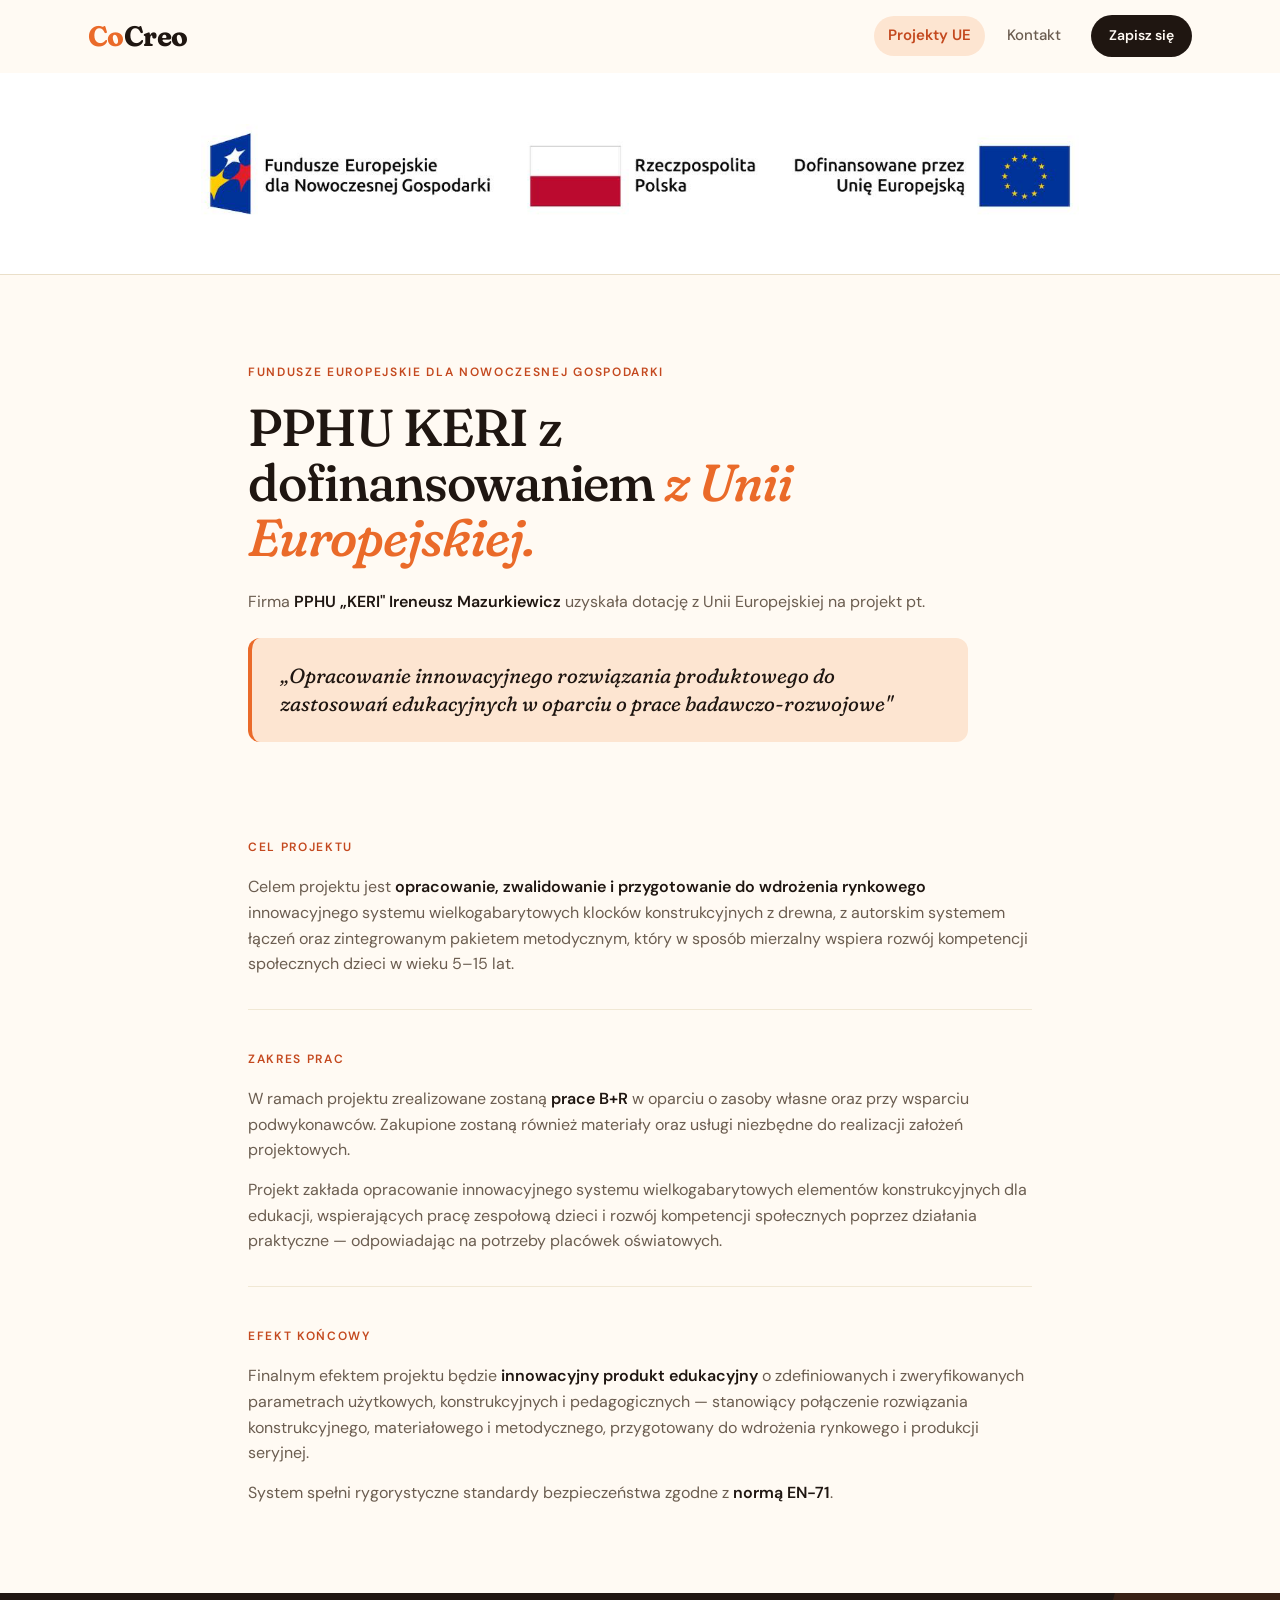
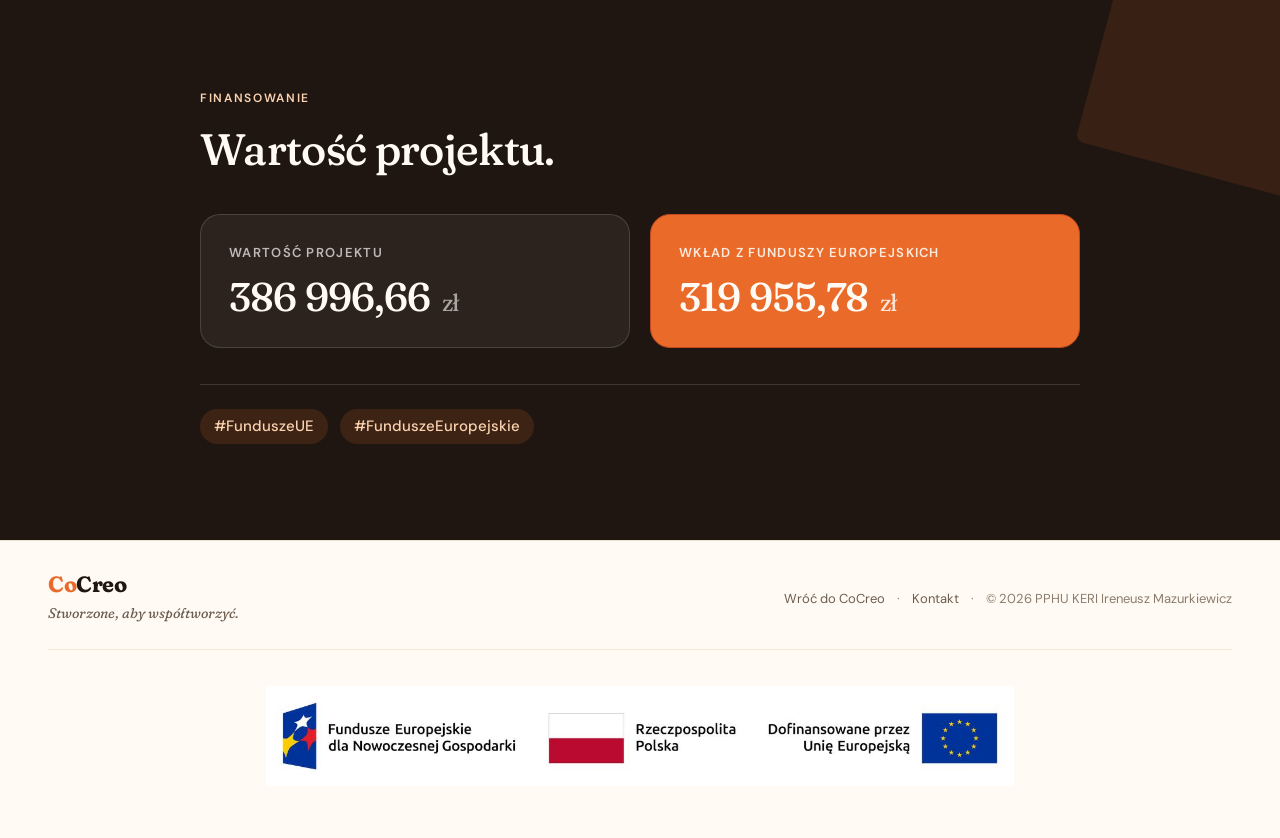
<file: projekty-ue.html>
<!DOCTYPE html>
<html lang="pl">
<head>
  <meta charset="UTF-8" />
  <meta name="viewport" content="width=device-width, initial-scale=1.0" />
  <title>Projekty Unii Europejskiej — CoCreo · PPHU KERI</title>
  <meta name="description" content="PPHU KERI Ireneusz Mazurkiewicz — beneficjent Funduszy Europejskich dla Nowoczesnej Gospodarki. Projekt: opracowanie innowacyjnego rozwiązania produktowego CoCreo do zastosowań edukacyjnych." />

  <link rel="preconnect" href="https://fonts.googleapis.com" />
  <link rel="preconnect" href="https://fonts.gstatic.com" crossorigin />
  <link href="https://fonts.googleapis.com/css2?family=Fraunces:opsz,wght,SOFT@9..144,400;9..144,500;9..144,600;9..144,700;9..144,900&family=DM+Sans:opsz,wght@9..40,400;9..40,500;9..40,600;9..40,700&display=swap" rel="stylesheet" />

  <link rel="stylesheet" href="styles.css" />
</head>
<body>

  <!-- NAV -->
  <header class="site-nav" data-nav>
    <div class="nav-inner">
      <a class="wordmark" href="index.html" aria-label="CoCreo — strona główna">
        <span class="wordmark__co">Co</span><span class="wordmark__creo">Creo</span>
      </a>
      <nav class="nav-links" aria-label="Główna nawigacja">
        <a href="projekty-ue.html" class="nav-link is-active">Projekty UE</a>
        <a href="kontakt.html" class="nav-link">Kontakt</a>
        <a href="index.html#zapisz" class="nav-cta">Zapisz się</a>
      </nav>
    </div>
  </header>

  <main>

    <!-- EU logos strip — required beneficiary disclosure -->
    <section class="eu-hero" aria-label="Logotypy Funduszy Europejskich">
      <div class="eu-hero__inner">
        <img src="images/eu-logos.png"
             alt="Fundusze Europejskie dla Nowoczesnej Gospodarki · Rzeczpospolita Polska · Dofinansowane przez Unię Europejską"
             width="1280" height="172" />
      </div>
    </section>

    <!-- PROJECT INTRO -->
    <section class="section eu-intro">
      <div class="eu-intro__inner">
        <p class="eyebrow">Fundusze Europejskie dla Nowoczesnej Gospodarki</p>
        <h1 class="eu-intro__title">
          PPHU KERI z dofinansowaniem <span class="hl">z Unii Europejskiej.</span>
        </h1>
        <p class="eu-intro__lede">
          Firma <strong>PPHU „KERI" Ireneusz Mazurkiewicz</strong> uzyskała dotację z Unii Europejskiej na projekt pt.
        </p>
        <blockquote class="eu-project-title">
          „Opracowanie innowacyjnego rozwiązania produktowego do zastosowań edukacyjnych w oparciu o prace badawczo-rozwojowe"
        </blockquote>
      </div>
    </section>

    <!-- PROJECT DETAILS -->
    <section class="section eu-details">
      <div class="eu-details__grid">

        <article class="eu-block">
          <p class="eyebrow eyebrow--accent">Cel projektu</p>
          <p class="body-lg">
            Celem projektu jest <strong>opracowanie, zwalidowanie i przygotowanie do wdrożenia rynkowego</strong> innowacyjnego systemu wielkogabarytowych klocków konstrukcyjnych z drewna, z autorskim systemem łączeń oraz zintegrowanym pakietem metodycznym, który w sposób mierzalny wspiera rozwój kompetencji społecznych dzieci w wieku 5–15 lat.
          </p>
        </article>

        <article class="eu-block">
          <p class="eyebrow eyebrow--accent">Zakres prac</p>
          <p class="body-lg">
            W ramach projektu zrealizowane zostaną <strong>prace B+R</strong> w oparciu o zasoby własne oraz przy wsparciu podwykonawców. Zakupione zostaną również materiały oraz usługi niezbędne do realizacji założeń projektowych.
          </p>
          <p class="body-lg">
            Projekt zakłada opracowanie innowacyjnego systemu wielkogabarytowych elementów konstrukcyjnych dla edukacji, wspierających pracę zespołową dzieci i rozwój kompetencji społecznych poprzez działania praktyczne — odpowiadając na potrzeby placówek oświatowych.
          </p>
        </article>

        <article class="eu-block">
          <p class="eyebrow eyebrow--accent">Efekt końcowy</p>
          <p class="body-lg">
            Finalnym efektem projektu będzie <strong>innowacyjny produkt edukacyjny</strong> o zdefiniowanych i zweryfikowanych parametrach użytkowych, konstrukcyjnych i pedagogicznych — stanowiący połączenie rozwiązania konstrukcyjnego, materiałowego i metodycznego, przygotowany do wdrożenia rynkowego i produkcji seryjnej.
          </p>
          <p class="body-lg">
            System spełni rygorystyczne standardy bezpieczeństwa zgodne z <strong>normą EN-71</strong>.
          </p>
        </article>

      </div>
    </section>

    <!-- FUNDING FIGURES -->
    <section class="section eu-funding">
      <div class="eu-funding__inner">
        <p class="eyebrow eyebrow--on-dark">Finansowanie</p>
        <h2 class="h2 h2--on-dark">Wartość projektu.</h2>

        <div class="eu-funding__grid">
          <div class="eu-figure">
            <p class="eu-figure__label">Wartość projektu</p>
            <p class="eu-figure__value">386&nbsp;996,66 <span class="eu-figure__unit">zł</span></p>
          </div>
          <div class="eu-figure eu-figure--highlight">
            <p class="eu-figure__label">Wkład z Funduszy Europejskich</p>
            <p class="eu-figure__value">319&nbsp;955,78 <span class="eu-figure__unit">zł</span></p>
          </div>
        </div>

        <p class="eu-hashtags">
          <span>#FunduszeUE</span>
          <span>#FunduszeEuropejskie</span>
        </p>
      </div>
    </section>

  </main>

  <!-- FOOTER -->
  <footer class="site-footer">
    <div class="footer__inner">
      <div class="footer__brand">
        <span class="wordmark wordmark--sm"><span class="wordmark__co">Co</span><span class="wordmark__creo">Creo</span></span>
        <p class="footer__tag">Stworzone, aby współtworzyć.</p>
      </div>
      <div class="footer__meta">
        <a href="index.html">Wróć do CoCreo</a>
        <span aria-hidden="true">·</span>
        <a href="kontakt.html">Kontakt</a>
        <span aria-hidden="true">·</span>
        <span>© <span data-year>2026</span> PPHU KERI Ireneusz Mazurkiewicz</span>
      </div>
    </div>
    <div class="footer__eu">
      <a href="projekty-ue.html" class="footer__eu-link" aria-label="Informacje o projekcie unijnym CoCreo">
        <img src="images/eu-logos.png"
             alt="Fundusze Europejskie dla Nowoczesnej Gospodarki · Rzeczpospolita Polska · Dofinansowane przez Unię Europejską"
             width="1280" height="172" loading="lazy" />
      </a>
    </div>
  </footer>

  <script src="script.js" defer></script>
</body>
</html>
</file>
<file: styles.css>
/* =========================================================
   CoCreo — styles
   Design language: modular blocks that reference the product.
   Palette: warm cream, deep ink, pumpkin orange, wood accents.
   ========================================================= */

/* ----- Tokens ----- */
:root {
  --bg:            #FFFAF3;
  --bg-alt:        #FFFFFF;
  --bg-dark:       #1F1611;
  --ink:           #1F1611;
  --ink-muted:     #6B5D50;
  --ink-soft:      #8A7D6E;
  --line:          #EADFC9;
  --line-soft:     #F1E8D4;

  --accent:        #EA6A29;   /* pumpkin orange */
  --accent-deep:   #C4491F;
  --accent-tint:   #FDE5D1;
  --accent-glow:   #FBD3B0;

  --wood-1:        #E8CBA0;
  --wood-2:        #D2A876;
  --wood-3:        #A8763E;

  --radius-sm:     6px;
  --radius:        12px;
  --radius-lg:     20px;

  --shadow-sm:     0 1px 2px rgba(31,22,17,.06), 0 2px 8px rgba(31,22,17,.04);
  --shadow-md:     0 8px 24px rgba(31,22,17,.08);
  --shadow-lg:     0 20px 60px rgba(31,22,17,.12);

  --nav-h:         72px;
  --max-w:         1200px;
  --gutter:        clamp(20px, 4vw, 48px);

  --font-display:  'Fraunces', 'Georgia', serif;
  --font-body:     'DM Sans', system-ui, -apple-system, 'Segoe UI', sans-serif;

  --ease:          cubic-bezier(.22, 1, .36, 1);
}

/* ----- Reset ----- */
*, *::before, *::after { box-sizing: border-box; }
* { margin: 0; }
html { scroll-behavior: smooth; -webkit-text-size-adjust: 100%; }
body {
  font-family: var(--font-body);
  font-size: 17px;
  line-height: 1.55;
  color: var(--ink);
  background: var(--bg);
  -webkit-font-smoothing: antialiased;
  text-rendering: optimizeLegibility;
}
img, svg, iframe { display: block; max-width: 100%; }
a { color: inherit; text-decoration: none; }
button { font: inherit; cursor: pointer; border: 0; background: none; color: inherit; }
input { font: inherit; color: inherit; }

/* ----- Type primitives ----- */
.eyebrow {
  font-family: var(--font-body);
  font-size: 12px;
  font-weight: 600;
  letter-spacing: .14em;
  text-transform: uppercase;
  color: var(--accent-deep);
  margin-bottom: 18px;
}
.eyebrow--muted   { color: var(--ink-soft); }
.eyebrow--accent  { color: var(--accent-deep); }
.eyebrow--on-dark { color: var(--accent-glow); }

.h2 {
  font-family: var(--font-display);
  font-optical-sizing: auto;
  font-variation-settings: "SOFT" 60;
  font-weight: 500;
  font-size: clamp(28px, 3.6vw, 44px);
  line-height: 1.08;
  letter-spacing: -0.015em;
  color: var(--ink);
  margin-bottom: 20px;
}
.h2--center    { text-align: center; margin-inline: auto; max-width: 20ch; }
.h2--display   { font-size: clamp(38px, 5.2vw, 64px); font-weight: 400; }
.h2--on-dark   { color: #FFFAF3; }
.h2 em         { font-style: italic; font-variation-settings: "SOFT" 100; color: var(--accent); }

.body-lg {
  font-size: clamp(16px, 1.15vw, 18px);
  line-height: 1.6;
  color: var(--ink-muted);
}
.body-lg strong { color: var(--ink); font-weight: 600; }
.body-lg + .body-lg { margin-top: 14px; }

.hl {
  color: var(--accent);
  font-style: italic;
  font-variation-settings: "SOFT" 100;
}

/* ----- Wordmark ----- */
.wordmark {
  font-family: var(--font-display);
  font-weight: 700;
  font-size: 28px;
  letter-spacing: -0.02em;
  line-height: 1;
  display: inline-flex;
  align-items: baseline;
}
.wordmark__co   { color: var(--accent); font-variation-settings: "SOFT" 100; }
.wordmark__creo { color: var(--ink); font-variation-settings: "SOFT" 100; }
.wordmark--sm   { font-size: 22px; }

/* ----- Buttons ----- */
.btn {
  display: inline-flex;
  align-items: center;
  gap: 10px;
  padding: 14px 24px;
  border-radius: 999px;
  font-weight: 600;
  font-size: 15px;
  line-height: 1;
  transition: transform .2s var(--ease), background .2s var(--ease), box-shadow .2s var(--ease);
  will-change: transform;
}
.btn--primary {
  background: var(--accent);
  color: #FFFAF3;
  box-shadow: 0 4px 0 var(--accent-deep), var(--shadow-sm);
}
.btn--primary:hover {
  background: var(--accent-deep);
  box-shadow: 0 2px 0 var(--accent-deep), var(--shadow-md);
  transform: translateY(2px);
}
.btn--primary:active { transform: translateY(4px); box-shadow: 0 0 0 var(--accent-deep); }
.btn--full { width: 100%; justify-content: center; padding: 16px 24px; }

/* ----- Nav ----- */
.site-nav {
  position: sticky;
  top: 0;
  z-index: 100;
  background: color-mix(in srgb, var(--bg) 92%, transparent);
  backdrop-filter: saturate(180%) blur(12px);
  -webkit-backdrop-filter: saturate(180%) blur(12px);
  border-bottom: 1px solid transparent;
  transition: border-color .3s var(--ease), background .3s var(--ease);
}
.site-nav.is-scrolled {
  border-color: var(--line);
}
.nav-inner {
  max-width: var(--max-w);
  margin: 0 auto;
  padding: 0 var(--gutter);
  height: var(--nav-h);
  display: flex;
  align-items: center;
  justify-content: space-between;
  gap: 24px;
}
.nav-links {
  display: flex;
  align-items: center;
  gap: 8px;
}
.nav-link {
  padding: 8px 14px;
  border-radius: 999px;
  font-size: 15px;
  font-weight: 500;
  color: var(--ink-muted);
  transition: color .2s var(--ease), background .2s var(--ease);
}
.nav-link:hover { color: var(--ink); background: var(--accent-tint); }
.nav-link.is-active {
  color: var(--accent-deep);
  background: var(--accent-tint);
  font-weight: 600;
}
.nav-cta {
  margin-left: 8px;
  padding: 10px 18px;
  border-radius: 999px;
  background: var(--ink);
  color: var(--bg);
  font-size: 14px;
  font-weight: 600;
  transition: background .2s var(--ease), transform .2s var(--ease);
}
.nav-cta:hover { background: var(--accent-deep); transform: translateY(-1px); }

/* ----- Section shell ----- */
.section {
  padding: clamp(64px, 9vw, 120px) var(--gutter);
  max-width: var(--max-w);
  margin: 0 auto;
}
.section__header {
  text-align: center;
  max-width: 640px;
  margin: 0 auto 56px;
}
.section__lede {
  font-size: 17px;
  color: var(--ink-muted);
  margin-top: 12px;
}

/* ==========================================================
   HERO
   ========================================================== */
.hero {
  position: relative;
  padding: clamp(48px, 8vw, 96px) var(--gutter) clamp(64px, 10vw, 120px);
  max-width: var(--max-w);
  margin: 0 auto;
  overflow: hidden;
}
.hero__grid {
  display: grid;
  grid-template-columns: 1.15fr 1fr;
  gap: clamp(32px, 5vw, 72px);
  align-items: center;
}
.hero__title {
  font-family: var(--font-display);
  font-optical-sizing: auto;
  font-variation-settings: "SOFT" 60;
  font-weight: 500;
  font-size: clamp(38px, 5.6vw, 72px);
  line-height: 1.02;
  letter-spacing: -0.02em;
  color: var(--ink);
  margin: 8px 0 24px;
}
.hero__title em {
  font-style: italic;
  color: var(--accent);
  font-variation-settings: "SOFT" 100;
}
.hero__sub {
  font-size: clamp(16px, 1.25vw, 19px);
  line-height: 1.55;
  color: var(--ink-muted);
  max-width: 52ch;
  margin-bottom: 32px;
}
.microcopy {
  margin-top: 20px;
  font-size: 14px;
  color: var(--ink-soft);
  max-width: 44ch;
  line-height: 1.5;
}
.microcopy strong { color: var(--ink); font-weight: 600; }

/* ----- Photo frames — hero uses a photo with an orange accent block behind
   as a nod to the "blocks" language, keeping some design signature ----- */
.hero__visual {
  position: relative;
  min-height: 520px;
  display: flex;
  align-items: center;
  justify-content: center;
}
.photo-frame {
  position: relative;
  display: block;
}
.photo-frame img {
  display: block;
  width: 100%;
  height: auto;
  border-radius: var(--radius);
  box-shadow: var(--shadow-lg);
  position: relative;
  z-index: 2;
}
.photo-frame__accent {
  position: absolute;
  inset: 0;
  border-radius: var(--radius);
  background: var(--accent);
  transform: translate(24px, 24px) rotate(-1.5deg);
  z-index: 1;
  transition: transform .6s var(--ease);
}
.photo-frame:hover .photo-frame__accent {
  transform: translate(18px, 18px) rotate(-2.5deg);
}
.photo-frame--hero {
  width: 88%;
  max-width: 440px;
  transform: rotate(0.5deg);
}
.photo-frame--hero img { aspect-ratio: 3/4; object-fit: cover; }

/* ==========================================================
   PROBLEM / SOLUTION split
   ========================================================== */
.split {
  display: grid;
  grid-template-columns: 1fr auto 1fr;
  gap: clamp(24px, 4vw, 56px);
  align-items: start;
  padding-block: clamp(56px, 8vw, 96px);
}
.split__col--problem { padding-top: 8px; }
.split__col--solution {
  background: var(--bg-alt);
  border-radius: var(--radius-lg);
  padding: 40px;
  border: 1px solid var(--line);
  position: relative;
}
.split__col--solution::before {
  content: '';
  position: absolute;
  top: -3px; left: 24px; right: 24px;
  height: 4px;
  background: var(--accent);
  border-radius: 4px;
}
.split__divider {
  padding-top: 60px;
  color: var(--accent);
  font-size: 32px;
  font-weight: 700;
}
.split__arrow {
  display: inline-block;
  transform: translateY(2px);
}

/* ==========================================================
   Benefits cards
   ========================================================== */
.cards {
  display: grid;
  grid-template-columns: repeat(3, 1fr);
  gap: 24px;
}
.card {
  background: var(--bg-alt);
  border: 1px solid var(--line);
  border-radius: var(--radius-lg);
  display: flex;
  flex-direction: column;
  transition: transform .3s var(--ease), box-shadow .3s var(--ease), border-color .3s var(--ease);
  position: relative;
  overflow: hidden;
}
.card:hover {
  transform: translateY(-4px);
  box-shadow: var(--shadow-md);
  border-color: var(--accent-glow);
}
.card__photo {
  position: relative;
  aspect-ratio: 4 / 3;
  overflow: hidden;
  background: var(--wood-1);
}
.card__photo img {
  width: 100%;
  height: 100%;
  object-fit: cover;
  object-position: center 30%;
  transition: transform .6s var(--ease);
}
.card:hover .card__photo img { transform: scale(1.04); }
.card__body-wrap {
  padding: 28px 28px 28px;
  display: flex;
  flex-direction: column;
  flex: 1;
}
.card__num {
  font-family: var(--font-display);
  font-weight: 600;
  font-size: 20px;
  color: var(--accent);
  margin-bottom: 12px;
  font-variation-settings: "SOFT" 100;
  letter-spacing: -0.02em;
}
.card__title {
  font-family: var(--font-display);
  font-weight: 500;
  font-size: 22px;
  line-height: 1.2;
  color: var(--ink);
  margin-bottom: 14px;
  letter-spacing: -0.01em;
  font-variation-settings: "SOFT" 80;
}
.card__body {
  color: var(--ink-muted);
  font-size: 15.5px;
  line-height: 1.6;
  flex: 1;
}

/* ----- Photo inside "Rozwiązanie" panel ----- */
.split__photo {
  margin-top: 28px;
  border-radius: var(--radius);
  overflow: hidden;
  aspect-ratio: 4 / 3;
  box-shadow: 0 8px 20px rgba(31,22,17,.10);
}
.split__photo img {
  width: 100%;
  height: 100%;
  object-fit: cover;
  object-position: center 30%;
  display: block;
}

/* ==========================================================
   Gallery mosaic — 3 photos before video
   ========================================================== */
.gallery {
  padding-block: clamp(48px, 7vw, 88px);
}
.gallery__grid {
  display: grid;
  grid-template-columns: 1.3fr 1fr 1fr;
  gap: 16px;
  align-items: stretch;
}
.gallery__item {
  position: relative;
  overflow: hidden;
  border-radius: var(--radius);
  aspect-ratio: 3 / 4;
  margin: 0;
  box-shadow: var(--shadow-sm);
  background: var(--wood-1);
}
.gallery__item img {
  width: 100%;
  height: 100%;
  object-fit: cover;
  display: block;
  transition: transform .6s var(--ease);
}
.gallery__item:hover img { transform: scale(1.05); }
.gallery__item--tall { aspect-ratio: 3 / 4; }
.gallery__caption {
  margin-top: 24px;
  text-align: center;
  font-size: 14px;
  color: var(--ink-soft);
  font-style: italic;
}
.gallery__caption a {
  color: var(--accent-deep);
  border-bottom: 1px solid var(--accent-glow);
  font-style: normal;
  font-weight: 500;
  transition: color .2s var(--ease), border-color .2s var(--ease);
}
.gallery__caption a:hover {
  color: var(--accent);
  border-color: var(--accent);
}

/* ==========================================================
   Mission
   ========================================================== */
.mission {
  text-align: center;
  padding-block: clamp(80px, 12vw, 140px);
}
.mission__inner {
  max-width: 720px;
  margin: 0 auto;
}
.mission__etymology {
  display: inline-flex;
  align-items: baseline;
  gap: 16px;
  margin-bottom: 32px;
  padding: 12px 24px;
  background: var(--accent-tint);
  border-radius: 999px;
}
.etym {
  display: inline-flex;
  align-items: baseline;
  gap: 8px;
}
.etym__word {
  font-family: var(--font-display);
  font-weight: 700;
  font-size: 20px;
  color: var(--accent-deep);
  font-variation-settings: "SOFT" 100;
}
.etym__def {
  font-size: 14px;
  color: var(--ink-muted);
  font-style: italic;
}
.etym__plus {
  color: var(--accent);
  font-weight: 700;
  font-size: 18px;
}
.mission__body {
  font-size: clamp(17px, 1.4vw, 20px);
  line-height: 1.65;
  color: var(--ink-muted);
  max-width: 56ch;
  margin: 24px auto 0;
}
.mission__body em { color: var(--accent); font-style: italic; font-weight: 500; }

/* ==========================================================
   Video
   ========================================================== */
.video__frame {
  position: relative;
  padding-bottom: 56.25%;
  height: 0;
  border-radius: var(--radius-lg);
  overflow: hidden;
  box-shadow: var(--shadow-lg);
  border: 1px solid var(--line);
  background: var(--ink);
}
.video__frame iframe {
  position: absolute;
  inset: 0;
  width: 100%;
  height: 100%;
  border: 0;
}

/* ==========================================================
   Signup — the dark orange band
   ========================================================== */
.signup {
  background: var(--bg-dark);
  color: #FFFAF3;
  max-width: none;
  border-radius: 0;
  position: relative;
  overflow: hidden;
}
.signup::before {
  /* Subtle decorative blocks in bg */
  content: '';
  position: absolute;
  top: -60px; right: -60px;
  width: 300px; height: 300px;
  background: var(--accent);
  border-radius: 8px;
  transform: rotate(15deg);
  opacity: .12;
  pointer-events: none;
}
.signup::after {
  content: '';
  position: absolute;
  bottom: -80px; left: -40px;
  width: 220px; height: 220px;
  background: var(--wood-2);
  border-radius: 8px;
  transform: rotate(-12deg);
  opacity: .10;
  pointer-events: none;
}
.signup__inner {
  max-width: var(--max-w);
  margin: 0 auto;
  padding: clamp(64px, 9vw, 120px) var(--gutter);
  display: grid;
  grid-template-columns: 1.1fr 1fr;
  gap: clamp(40px, 6vw, 80px);
  align-items: center;
  position: relative;
  z-index: 1;
}
.signup__copy .h2 { max-width: 18ch; }
.signup__lede {
  color: rgba(255, 250, 243, 0.75);
  font-size: 16px;
  margin: 20px 0 24px;
}
.perks {
  list-style: none;
  padding: 0;
  display: flex;
  flex-direction: column;
  gap: 12px;
  color: rgba(255, 250, 243, 0.85);
}
.perks li {
  display: flex;
  align-items: flex-start;
  gap: 12px;
  font-size: 15.5px;
  line-height: 1.5;
}
.perks li strong { color: #FFFAF3; }
.perks__dot {
  width: 8px; height: 8px;
  background: var(--accent);
  border-radius: 2px;
  margin-top: 8px;
  flex-shrink: 0;
  transform: rotate(45deg);
}

/* Form */
.signup__form {
  background: var(--bg);
  color: var(--ink);
  padding: 36px;
  border-radius: var(--radius-lg);
  box-shadow: var(--shadow-lg);
}
.field {
  margin-bottom: 18px;
  display: flex;
  flex-direction: column;
}
.field label {
  font-size: 13px;
  font-weight: 600;
  color: var(--ink);
  margin-bottom: 6px;
  letter-spacing: .01em;
}
.field__opt {
  color: var(--ink-soft);
  font-weight: 400;
  font-size: 12px;
}
.field input {
  padding: 12px 14px;
  border: 1.5px solid var(--line);
  border-radius: var(--radius-sm);
  background: var(--bg-alt);
  font-size: 15px;
  transition: border-color .2s var(--ease), box-shadow .2s var(--ease);
}
.field input:focus {
  outline: 0;
  border-color: var(--accent);
  box-shadow: 0 0 0 3px var(--accent-glow);
}
.form__status {
  font-size: 14px;
  margin-top: 12px;
  min-height: 20px;
}
.form__status.is-success { color: #2C7A47; }
.form__status.is-error   { color: var(--accent-deep); }

/* ==========================================================
   Finale — rotating word
   ========================================================== */
.finale {
  padding: clamp(80px, 12vw, 140px) var(--gutter);
  text-align: center;
  background: var(--bg);
}
.finale__inner {
  max-width: 720px;
  margin: 0 auto;
}
.finale__intro {
  font-family: var(--font-display);
  font-weight: 400;
  font-style: italic;
  font-size: clamp(20px, 2.2vw, 26px);
  color: var(--ink-muted);
  font-variation-settings: "SOFT" 100;
}
.finale__word {
  font-family: var(--font-display);
  font-weight: 900;
  font-size: clamp(64px, 12vw, 140px);
  line-height: 1;
  color: var(--accent);
  margin: 16px 0;
  height: 1em;
  overflow: hidden;
  position: relative;
  letter-spacing: -0.03em;
  font-variation-settings: "SOFT" 30;
}
.finale__rotator {
  display: block;
  position: relative;
  height: 1em;
}
.finale__slot {
  display: block;
  animation: slotIn .6s var(--ease);
}
@keyframes slotIn {
  from { transform: translateY(100%); opacity: 0; }
  to   { transform: translateY(0);    opacity: 1; }
}
.finale__end {
  font-family: var(--font-display);
  font-weight: 400;
  font-size: clamp(24px, 2.6vw, 32px);
  color: var(--ink);
  font-variation-settings: "SOFT" 100;
}
.finale__end em {
  font-style: italic;
  color: var(--accent-deep);
  font-weight: 700;
  font-size: 1.4em;
}

/* ==========================================================
   Kontakt page — page hero + about + contact
   ========================================================== */
.page-hero {
  max-width: var(--max-w);
  margin: 0 auto;
  padding: clamp(56px, 8vw, 96px) var(--gutter) clamp(24px, 4vw, 40px);
}
.page-hero__inner {
  max-width: 720px;
}
.page-hero__title {
  font-family: var(--font-display);
  font-optical-sizing: auto;
  font-variation-settings: "SOFT" 60;
  font-weight: 500;
  font-size: clamp(36px, 5vw, 60px);
  line-height: 1.05;
  letter-spacing: -0.02em;
  color: var(--ink);
  margin: 8px 0 20px;
}
.page-hero__sub {
  font-size: clamp(16px, 1.2vw, 19px);
  color: var(--ink-muted);
  line-height: 1.6;
  max-width: 60ch;
}

.about__grid {
  display: grid;
  grid-template-columns: 1fr 1fr;
  gap: clamp(32px, 5vw, 64px) clamp(40px, 6vw, 80px);
}
.about__block .h2 { max-width: 22ch; }

.contact {
  padding-block: clamp(48px, 7vw, 96px);
}
.contact__inner {
  display: grid;
  grid-template-columns: 1.2fr 1fr;
  gap: clamp(32px, 5vw, 64px);
  align-items: center;
}
.contact__card {
  background: var(--bg-alt);
  border: 1px solid var(--line);
  border-radius: var(--radius-lg);
  padding: clamp(32px, 4vw, 48px);
  box-shadow: var(--shadow-sm);
}
.contact__details {
  margin: 24px 0 32px;
  display: flex;
  flex-direction: column;
  gap: 16px;
}
.contact__row {
  display: grid;
  grid-template-columns: 90px 1fr;
  gap: 20px;
  padding-bottom: 16px;
  border-bottom: 1px solid var(--line-soft);
}
.contact__row:last-child { border-bottom: 0; padding-bottom: 0; }
.contact__row dt {
  font-size: 12px;
  font-weight: 600;
  color: var(--ink-soft);
  letter-spacing: .12em;
  text-transform: uppercase;
  padding-top: 3px;
}
.contact__row dd {
  font-size: 16px;
  color: var(--ink);
  line-height: 1.4;
  margin: 0;
}
.contact__visual {
  display: flex;
  align-items: center;
  justify-content: center;
}
.photo-frame--contact {
  width: 88%;
  max-width: 360px;
  transform: rotate(-1deg);
}
.photo-frame--contact img { aspect-ratio: 3/4; object-fit: cover; }

/* ==========================================================
   Footer
   ========================================================== */
.site-footer {
  border-top: 1px solid var(--line);
  padding: 32px var(--gutter);
  background: var(--bg);
}
.footer__inner {
  max-width: var(--max-w);
  margin: 0 auto;
  display: flex;
  justify-content: space-between;
  align-items: center;
  gap: 24px;
  flex-wrap: wrap;
}
.footer__tag {
  font-family: var(--font-display);
  font-style: italic;
  font-size: 14px;
  color: var(--ink-muted);
  margin-top: 4px;
  font-variation-settings: "SOFT" 100;
}
.footer__meta {
  display: flex;
  align-items: center;
  gap: 12px;
  font-size: 13px;
  color: var(--ink-soft);
}
.footer__meta a {
  color: var(--ink-muted);
  transition: color .2s var(--ease);
}
.footer__meta a:hover { color: var(--accent-deep); }

/* ----- Footer EU logo strip (required beneficiary disclosure) ----- */
.footer__eu {
  max-width: var(--max-w);
  margin: 0 auto;
  padding: 24px var(--gutter) 8px;
  border-top: 1px solid var(--line-soft);
  margin-top: 24px;
}
.footer__eu-link {
  display: block;
  max-width: 780px;
  margin: 0 auto;
  padding: 12px 16px;
  border-radius: var(--radius-sm);
  transition: background .2s var(--ease), transform .2s var(--ease);
}
.footer__eu-link:hover {
  background: rgba(255, 255, 255, 0.6);
  transform: translateY(-1px);
}
.footer__eu-link img {
  width: 100%;
  height: auto;
  display: block;
}

/* ==========================================================
   EU Projects page
   ========================================================== */
.eu-hero {
  background: var(--bg-alt);
  padding: 40px var(--gutter);
  border-bottom: 1px solid var(--line);
}
.eu-hero__inner {
  max-width: 900px;
  margin: 0 auto;
}
.eu-hero__inner img {
  width: 100%;
  height: auto;
  display: block;
}

.eu-intro {
  padding-block: clamp(56px, 8vw, 88px) clamp(24px, 4vw, 40px);
  max-width: 880px;
}
.eu-intro__inner {
  max-width: 720px;
}
.eu-intro__title {
  font-family: var(--font-display);
  font-optical-sizing: auto;
  font-variation-settings: "SOFT" 60;
  font-weight: 500;
  font-size: clamp(32px, 4.4vw, 52px);
  line-height: 1.06;
  letter-spacing: -0.02em;
  color: var(--ink);
  margin: 8px 0 24px;
}
.eu-intro__lede {
  font-size: clamp(16px, 1.2vw, 18px);
  color: var(--ink-muted);
  line-height: 1.6;
}
.eu-intro__lede strong { color: var(--ink); font-weight: 600; }

.eu-project-title {
  margin: 24px 0 0;
  padding: 24px 28px;
  background: var(--accent-tint);
  border-left: 4px solid var(--accent);
  border-radius: var(--radius);
  font-family: var(--font-display);
  font-style: italic;
  font-size: clamp(18px, 1.6vw, 22px);
  line-height: 1.35;
  color: var(--ink);
  font-variation-settings: "SOFT" 100;
  quotes: none;
}

.eu-details {
  padding-block: clamp(32px, 5vw, 56px) clamp(56px, 8vw, 88px);
  max-width: 880px;
}
.eu-details__grid {
  display: flex;
  flex-direction: column;
  gap: 40px;
}
.eu-block {
  padding-bottom: 32px;
  border-bottom: 1px solid var(--line-soft);
}
.eu-block:last-child { border-bottom: 0; padding-bottom: 0; }
.eu-block .body-lg + .body-lg { margin-top: 14px; }

/* Funding — dark band, matches signup */
.eu-funding {
  background: var(--bg-dark);
  color: #FFFAF3;
  max-width: none;
  border-radius: 0;
  position: relative;
  overflow: hidden;
  padding: clamp(56px, 8vw, 96px) var(--gutter);
}
.eu-funding::before {
  content: '';
  position: absolute;
  top: -40px; right: -40px;
  width: 220px; height: 220px;
  background: var(--accent);
  border-radius: 8px;
  transform: rotate(15deg);
  opacity: .12;
  pointer-events: none;
}
.eu-funding__inner {
  max-width: 880px;
  margin: 0 auto;
  position: relative;
  z-index: 1;
}
.eu-funding__grid {
  display: grid;
  grid-template-columns: 1fr 1fr;
  gap: 20px;
  margin-top: 40px;
}
.eu-figure {
  background: rgba(255, 250, 243, 0.06);
  border: 1px solid rgba(255, 250, 243, 0.14);
  border-radius: var(--radius-lg);
  padding: 28px;
}
.eu-figure--highlight {
  background: var(--accent);
  border-color: var(--accent-deep);
}
.eu-figure__label {
  font-size: 13px;
  font-weight: 600;
  letter-spacing: .1em;
  text-transform: uppercase;
  color: rgba(255, 250, 243, 0.7);
  margin-bottom: 12px;
}
.eu-figure--highlight .eu-figure__label { color: rgba(255, 250, 243, 0.9); }
.eu-figure__value {
  font-family: var(--font-display);
  font-weight: 500;
  font-size: clamp(28px, 3.6vw, 40px);
  line-height: 1.1;
  color: #FFFAF3;
  letter-spacing: -0.02em;
  font-variation-settings: "SOFT" 60;
}
.eu-figure__unit {
  font-size: 0.6em;
  font-weight: 400;
  color: rgba(255, 250, 243, 0.6);
  margin-left: 4px;
}
.eu-figure--highlight .eu-figure__unit { color: rgba(255, 250, 243, 0.85); }

.eu-hashtags {
  margin-top: 36px;
  display: flex;
  flex-wrap: wrap;
  gap: 12px;
  padding-top: 24px;
  border-top: 1px solid rgba(255, 250, 243, 0.14);
}
.eu-hashtags span {
  font-size: 15px;
  font-weight: 500;
  color: var(--accent-glow);
  background: rgba(234, 106, 41, 0.15);
  padding: 6px 14px;
  border-radius: 999px;
}

/* ==========================================================
   Responsive
   ========================================================== */
@media (max-width: 900px) {
  .hero__grid { grid-template-columns: 1fr; }
  .hero__visual { min-height: 380px; margin-top: 24px; }
  .photo-frame--hero { max-width: 360px; }
  .split { grid-template-columns: 1fr; }
  .split__divider { display: none; }
  .split__col--solution { padding: 32px 24px; }
  .cards { grid-template-columns: 1fr; max-width: 480px; margin: 0 auto; }
  .gallery__grid { grid-template-columns: 1fr 1fr; }
  .gallery__item:nth-child(3) { display: none; }
  .signup__inner { grid-template-columns: 1fr; }
  .about__grid { grid-template-columns: 1fr; }
  .contact__inner { grid-template-columns: 1fr; }
  .photo-frame--contact { max-width: 300px; }
  .eu-funding__grid { grid-template-columns: 1fr; }
}
@media (max-width: 560px) {
  .nav-inner { gap: 12px; }
  .wordmark { font-size: 24px; }
  .nav-cta { padding: 8px 14px; font-size: 13px; }
  .signup__form { padding: 24px; }
  .card__body-wrap { padding: 24px; }
  .gallery__grid { grid-template-columns: 1fr; }
  .gallery__item:nth-child(3) { display: block; }
  .gallery__item, .gallery__item--tall { aspect-ratio: 4 / 3; }
  .contact__row { grid-template-columns: 1fr; gap: 4px; }
  .contact__row dt { padding-top: 0; }
}

/* ==========================================================
   Accessibility
   ========================================================== */
@media (prefers-reduced-motion: reduce) {
  *, *::before, *::after {
    animation-duration: 0.001ms !important;
    animation-iteration-count: 1 !important;
    transition-duration: 0.001ms !important;
    scroll-behavior: auto !important;
  }
  .finale__slot { animation: none; }
}

:focus-visible {
  outline: 2px solid var(--accent);
  outline-offset: 3px;
  border-radius: 4px;
}
.btn:focus-visible {
  outline-offset: 4px;
}
</file>
